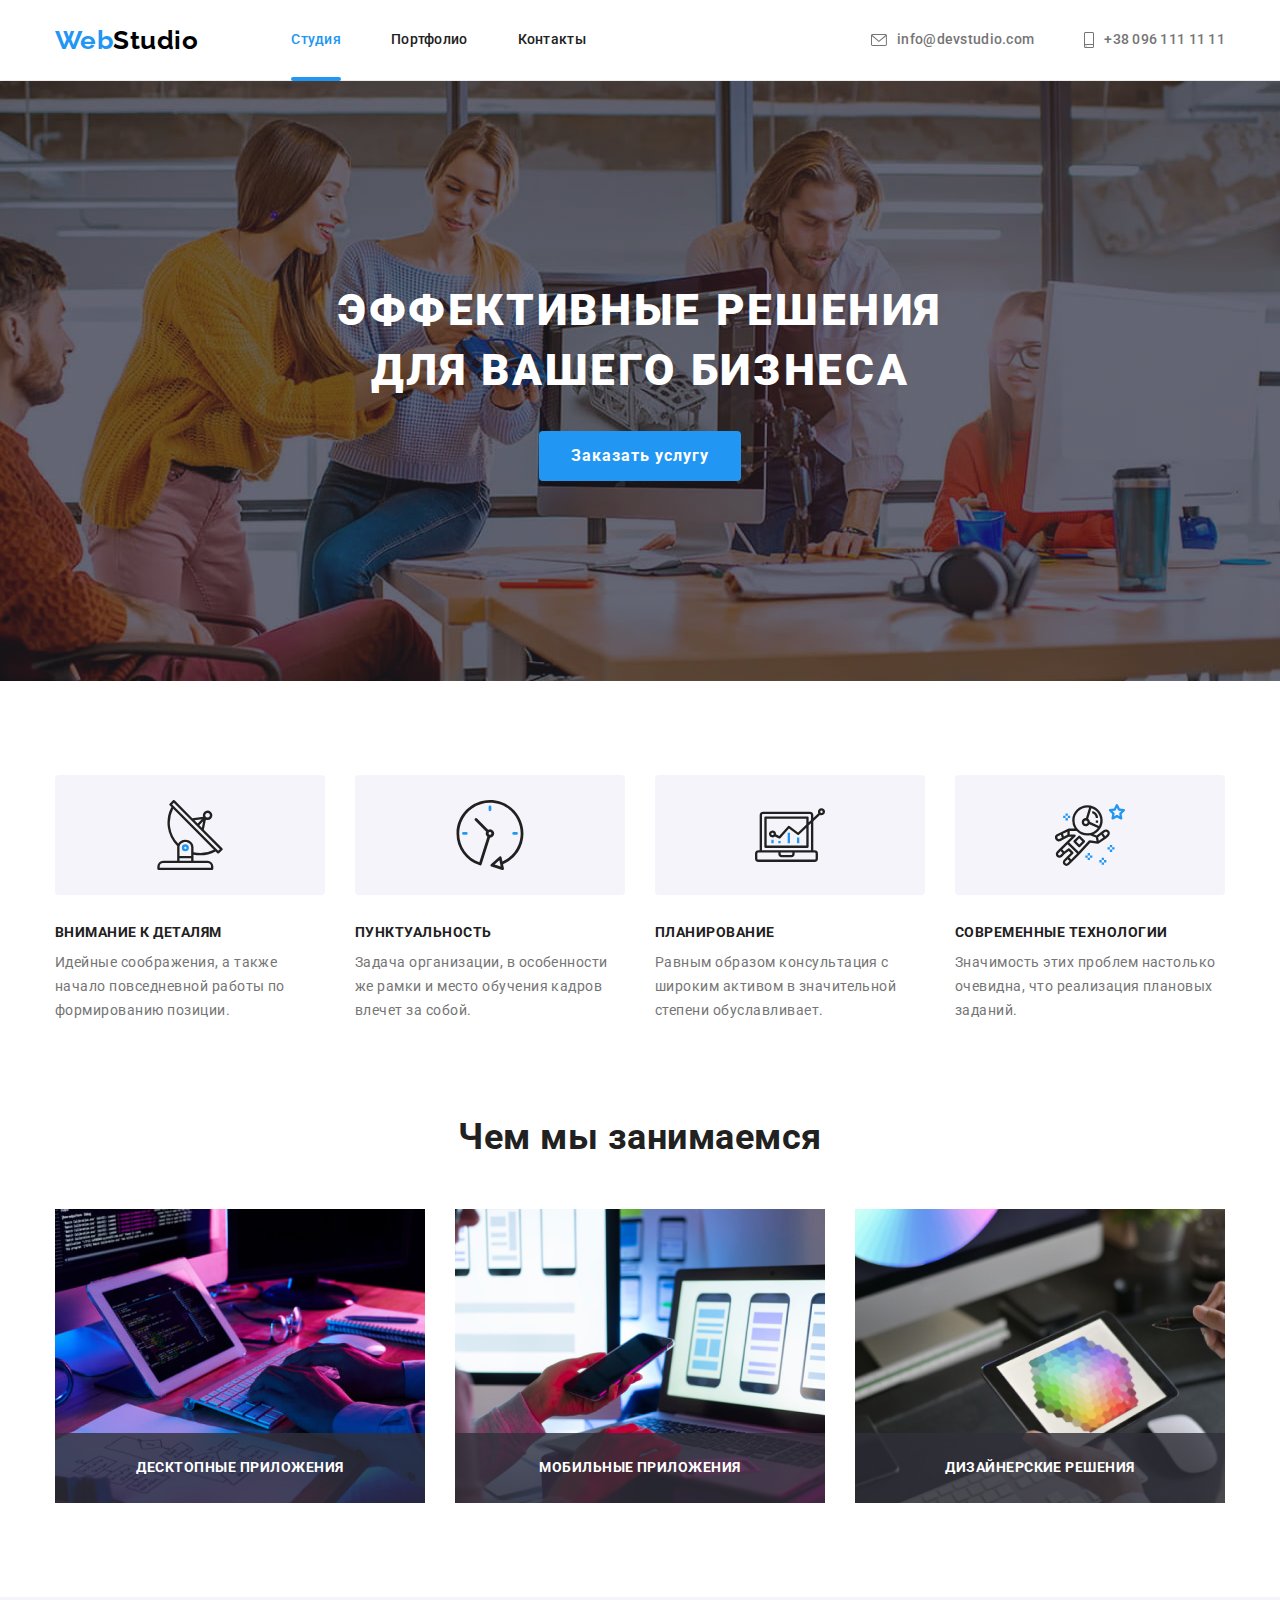
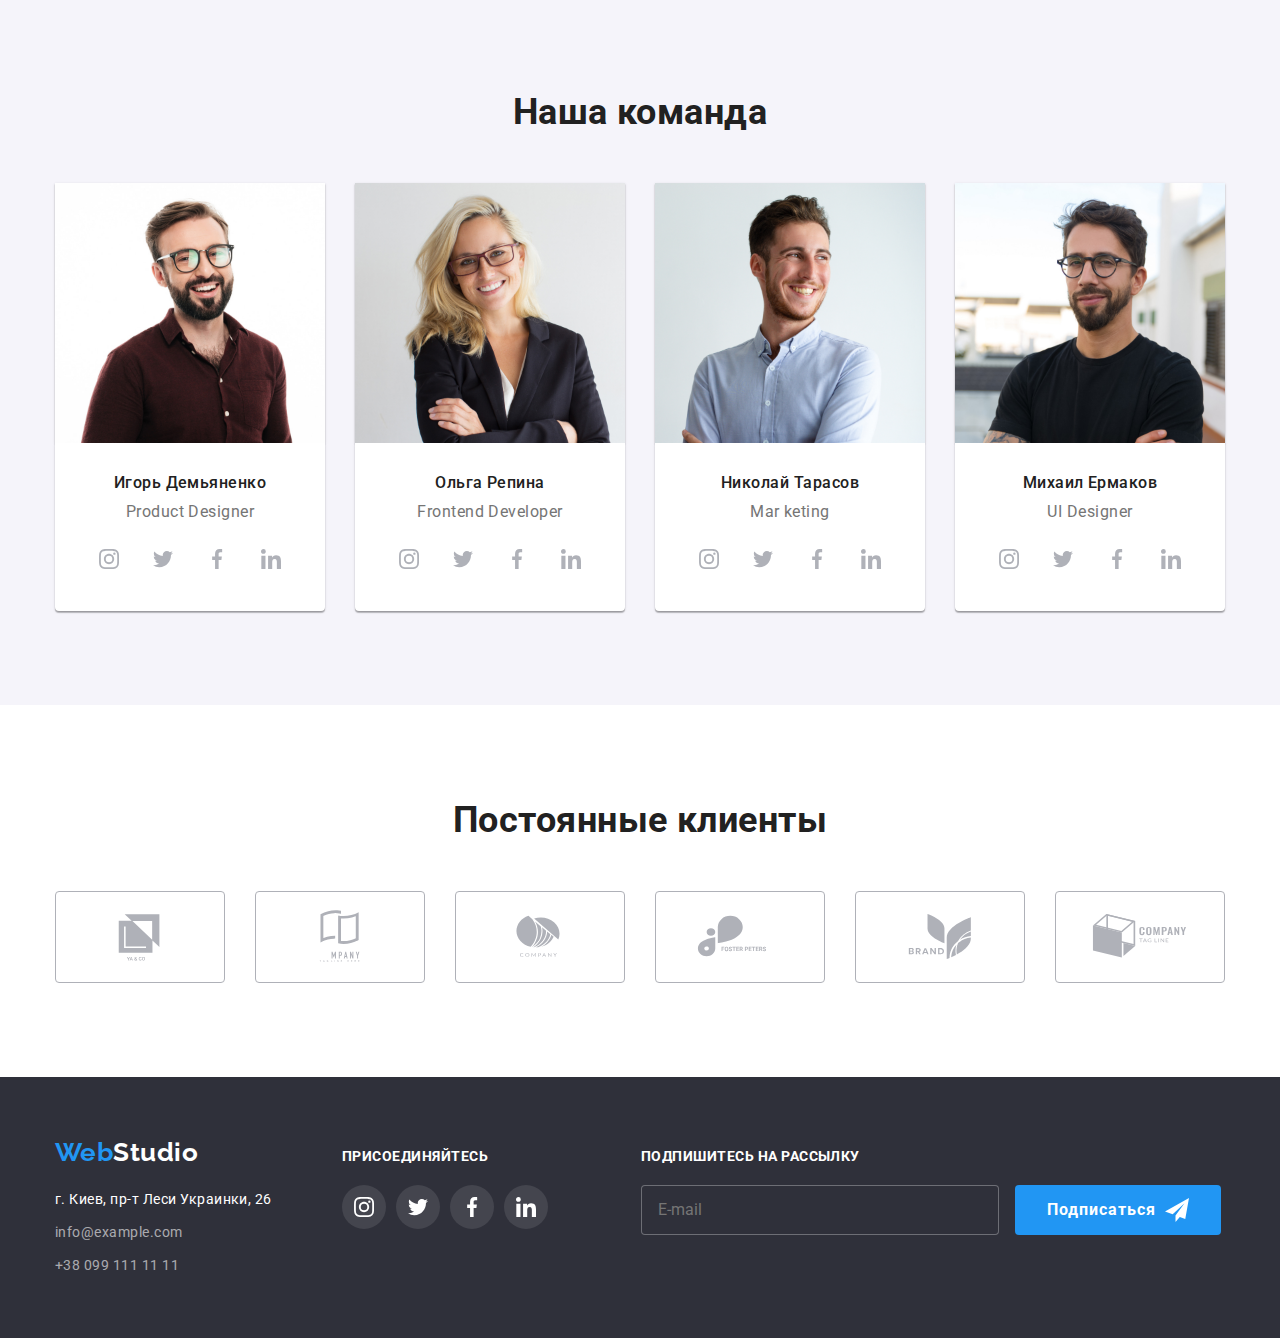
<file: index.html>
<!DOCTYPE html>
<html lang="ru">
  <head>
    <meta charset="UTF-8" />
    <meta http-equiv="X-UA-Compatible" content="IE=edge" />
    <meta name="viewport" content="width=device-width, initial-scale=1.0" />
    <title>Студия</title>
    <link rel="preconnect" href="https://fonts.googleapis.com" />
    <link rel="preconnect" href="https://fonts.gstatic.com" crossorigin />
    <link
      href="https://fonts.googleapis.com/css2?family=Raleway:wght@700&family=Roboto:wght@400;500;700;900&display=swap"
      rel="stylesheet"
    />
    <link
      rel="stylesheet"
      href="https://cdnjs.cloudflare.com/ajax/libs/modern-normalize/1.1.0/modern-normalize.min.css"
    />
    <link rel="stylesheet" href="./css/styles.css" />
  </head>
  <body>
    <!-- Шапка сайта -->

    <header class="header">
      <div class="container main-nav">
        <nav class="nav">
          <a class="logo" href="/" lang="en"> <span class="logo-web">Web</span>Studio</a>

          <ul class="site-nav">
            <li class="site-nav-item"><a href="" class="site-nav-link studio">Студия</a></li>
            <li class="site-nav-item">
              <a href="./portfolio.html" class="site-nav-link">Портфолио</a>
            </li>
            <li class="site-nav-item"><a href="" class="site-nav-link">Контакты</a></li>
          </ul>
        </nav>

        <ul class="auth-nav">
          <li class="auth-nav-item">
            <a class="auth-nav-link" href="mailto:info@devstudio.com" lang="en"
              ><svg class="icon-envelope"><use xlink:href="./images/symbol-defs.svg#icon-envelope"></use></svg>info@devstudio.com</a
            >
          </li>
          <li class="auth-nav-item">
            <a class="auth-nav-link" href="tel:+380961111111"><svg class="icon-smartphone"><use xlink:href="./images/symbol-defs.svg#icon-smartphone"></use></svg>+38 096 111 11 11</a>
          </li>
        </ul>
      </div>
    </header>

    <!-- Основной контент -->
    <main>
      <!-- Заказ услуги -->
      <section class="hero hero-img">
        <div class="container">
          <h1 class="hero-title">Эффективные решения для вашего бизнеса</h1>
          <button class="hero-button" type="button" data-modal-open>Заказать услугу</button>
        </div>
        <div class="backdrop is-hidden" data-modal>
          <div class="modal">
            <button class="modal-button" data-modal-close>
              <svg class="icon-close" width="18px" height="18px">
                <use xlink:href="./images/symbol-defs.svg#icon-close-black"></use>
              </svg>
            </button>

            <p class="modal-title">Оставьте свои данные, мы вам перезвоним</p>
            <form class="form" action="">
              <div class="form-block">
                <label for="name" class="form-label">Имя</label>
                <div class="form-box">
                  <input type="text" name="name" class="form-input" id="name" required> 
                  <svg width="18px" height="18px" class="form-svg">
                    <use xlink:href="./images/symbol-defs.svg#icon-person-black"></use>
                  </svg>
                </div>
              </div>
              <div class="form-block">
                <label for="phone" class="form-label">Телефон</label>
                <div class="form-box">
                  <input type="tel" name="phone" class="form-input" id="phone">
                  <svg width="18px" height="18px" class="form-svg">
                    <use xlink:href="./images/symbol-defs.svg#icon-phone-black"></use>
                  </svg>
                </div>
              </div>
              <div class="form-block">
                <label for="mail" class="form-label">Почта</label>
                <div class="form-box">
                  <input type="email" name="mail" class="form-input" id="mail" required> 
                  <svg width="18px" height="18px" class="form-svg">
                    <use xlink:href="./images/symbol-defs.svg#icon-email-black"></use>
                  </svg>
                </div>
              </div>
              <div class="form-block">
                <label for="comment" class="form-label">Комментарий</label>
                <textarea name="comment" id="comment" rows="10" placeholder="Введите текст" class="form-comment"></textarea>
              </div>
              <div class="form-checkbox">
                
                <label class="form-condition" >
                  <input class="checkbox" type="checkbox" name="condition" value="">
                  <span class="condition-icon">
                  </span>Соглашаюсь с рассылкой и принимаю &nbsp 
                  <a href="" class="condition-link">Условия договора</a>
                </label>
              </div>
              <button type="submit" class="form-button">Отправить</button>
            </form>
          </div>
        </div>
      </section>

      <!-- Особенности компании -->
      <section class="section">
        <div class="container">
          <h2 class="compani-title">Особенности компании</h2>
          <ul class="features">
            <li class="features-item">
              <div class="icon-block">
                <svg height="70px" width="70px">
                  <use xlink:href="./images/symbol-defs.svg#icon-antenna"></use>
                </svg>
              </div>
              <h3 class="features-title">Внимание к деталям</h3>
              <p class="features-text">
                Идейные соображения, а также начало повседневной работы по формированию позиции.
              </p>
            </li>
            <li class="features-item">
              <div class="icon-block">
                <svg width="70px" height="70px">
                  <use xlink:href="./images/symbol-defs.svg#icon-clock"></use>
                </svg>
              </div>
              <h3 class="features-title">Пунктуальность</h3>
              <p class="features-text">
                Задача организации, в особенности же рамки и место обучения кадров влечет за собой.
              </p>
            </li>
            <li class="features-item">
              <div class="icon-block">
                <svg width="70px" height="70px">
                  <use xlink:href="./images/symbol-defs.svg#icon-diagram"></use>
                </svg>
              </div>
              <h3 class="features-title">Планирование</h3>
              <p class="features-text">
                Равным образом консультация с широким активом в значительной степени обуславливает.
              </p>
            </li>
            <li class="features-item">
              <div class="icon-block">
                <svg width="70px" height="70px">
                  <use xlink:href="./images/symbol-defs.svg#icon-astronaut"></use>
                </svg>
              </div>
              <h3 class="features-title">Современные технологии</h3>
              <p class="features-text">
                Значимость этих проблем настолько очевидна, что реализация плановых заданий.
              </p>
            </li>
          </ul>
        </div>
      </section>

      <!-- Чем мы занимаемся -->
      <section class="section work-section">
        <div class="container">
          <h2 class="work-titles">Чем мы занимаемся</h2>
          <ul class="work-list">
            <li class="work-item">
              <img src="./images/img1.jpg" alt="Мужчина пишет код программы" width="370" />
              <h3 class="work-title">Десктопные приложения</h3>
            </li>
            <li class="work-item">
              <img
                src="./images/img2.jpg"
                alt="Женщина создает приложение на смартфон"
                width="370"
              />
              <h3 class="work-title">Мобильные приложения</h3>
            </li>
            <li class="work-item">
              <img
                src="./images/img3.jpg"
                alt="Человек занимается векторной графикой"
                width="370"
              />
              <h3 class="work-title">Дизайнерские решения</h3>
            </li>
          </ul>
        </div>
      </section>

      <!-- Наша команда -->
      <section class="command section">
        <div class="container">
          <h2 class="command-titles">Наша команда</h2>
          <ul class="command-list">
            <li class="command-item">
              <img
                class="comand-img"
                src="./images/photo1.jpg"
                width="270"
                alt="Улыбающийся молодой мужчина шатен в очках с бородой короб"
              />
              <div class="comand-meta">
                <h3 class="command-title">Игорь Демьяненко</h3>
                <p class="command-text" lang="en">Product Designer</p>
                <div class="icon">
                  <ul class="icon-list">
                    <li class="icon-item"><a class="icon-link" href=""><svg class="icon-svg" width="20px" height="20px"><use xlink:href="./images/symbol-defs.svg#icon-instagram"></use></svg></a></li>
                    <li class="icon-item"><a class="icon-link" href=""><svg class="icon-svg" width="20px" height="20px"><use xlink:href="./images/symbol-defs.svg#icon-twitter"></use></svg></a></li>
                    <li class="icon-item"><a class="icon-link" href=""><svg class="icon-svg" width="20px" height="20px"><use xlink:href="./images/symbol-defs.svg#icon-facebook"></use></svg></a></li>
                    <li class="icon-item"><a class="icon-link" href=""><svg class="icon-svg" width="20px" height="20px"><use xlink:href="./images/symbol-defs.svg#icon-linkedin"></use></svg></a></li>
                  </ul>
                </div>
              </div>
            </li>
            <li class="command-item">
              <img
                class="comand-img"
                src="./images/photo2.jpg"
                alt="Усыбающееся молодая женщина блондинка в очках"
                width="270"
              />
              <div class="comand-meta">
                <h3 class="command-title">Ольга Репина</h3>
                <p class="command-text" lang="en">Frontend Developer</p>
                <div class="icon">
                  <ul class="icon-list">
                    <li class="icon-item"><a class="icon-link" href=""><svg class="icon-svg width="20px" height="20px"><use xlink:href="./images/symbol-defs.svg#icon-instagram"></use></svg></a></li>
                    <li class="icon-item"><a class="icon-link" href=""><svg class="icon-svg width="20px" height="20px"><use xlink:href="./images/symbol-defs.svg#icon-twitter"></use></svg></a></li>
                    <li class="icon-item"><a class="icon-link" href=""><svg class="icon-svg width="20px" height="20px"><use xlink:href="./images/symbol-defs.svg#icon-facebook"></use></svg></a></li>
                    <li class="icon-item"><a class="icon-link" href=""><svg class="icon-svg width="20px" height="20px"><use xlink:href="./images/symbol-defs.svg#icon-linkedin"></use></svg></a></li>
                  </ul>
                </div>
              </div>
            </li>
            <li class="command-item">
              <img
                class="comand-img"
                src="./images/photo3.jpg"
                alt="Улыбающийся молодой мужчина шатен с легкой небритостью"
                width="270"
              />
              <div class="comand-meta">
                <h3 class="command-title">Николай Тарасов</h3>
                <p class="command-text" lang="en">Mar keting</p>
                <div class="icon">
                  <ul class="icon-list">
                    <li class="icon-item"><a class="icon-link" href=""><svg class="icon-svg width="20px" height="20px"><use xlink:href="./images/symbol-defs.svg#icon-instagram"></use></svg></a></li>
                    <li class="icon-item"><a class="icon-link" href=""><svg class="icon-svg width="20px" height="20px"><use xlink:href="./images/symbol-defs.svg#icon-twitter"></use></svg></a></li>
                    <li class="icon-item"><a class="icon-link" href=""><svg class="icon-svg width="20px" height="20px"><use xlink:href="./images/symbol-defs.svg#icon-facebook"></use></svg></a></li>
                    <li class="icon-item"><a class="icon-link" href=""><svg class="icon-svg width="20px" height="20px"><use xlink:href="./images/symbol-defs.svg#icon-linkedin"></use></svg></a></li>
                  </ul>
                </div>
              </div>
            </li>
            <li class="command-item">
              <img
                class="comand-img"
                src="./images/photo4.jpg"
                alt="Улыбающийся молодой мужчина брюнет с лёгкой небритостью"
                width="270"
              />
              <div class="comand-meta">
                <h3 class="command-title">Михаил Ермаков</h3>
                <p class="command-text" lang="en">UI Designer</p>
                <div class="icon">
                  <ul class="icon-list">
                    <li class="icon-item"><a class="icon-link" href=""><svg class="icon-svg width="20px" height="20px"><use xlink:href="./images/symbol-defs.svg#icon-instagram"></use></svg></a></li>
                    <li class="icon-item"><a class="icon-link" href=""><svg class="icon-svg width="20px" height="20px"><use xlink:href="./images/symbol-defs.svg#icon-twitter"></use></svg></a></li>
                    <li class="icon-item"><a class="icon-link" href=""><svg class="icon-svg width="20px" height="20px"><use xlink:href="./images/symbol-defs.svg#icon-facebook"></use></svg></a></li>
                    <li class="icon-item"><a class="icon-link" href=""><svg class="icon-svg width="20px" height="20px"><use xlink:href="./images/symbol-defs.svg#icon-linkedin"></use></svg></a></li>
                  </ul>
                </div>
              </div>
            </li>
          </ul>
        </div>
      </section>
      <section class="clients section">
        <div class="container">
          <h2 class="clients-titles">Постоянные клиенты</h2>
          <div class="client">
            <ul class="client-list">
            <li class="client-item">
              <a class="client-link" href=""><svg  class="client-icon" width="106px" height="60px"><use href="./images/symbol-defs.svg#icon-Logo"></use></svg>
              </a>
            </li>
            <li class="client-item">
              <a class="client-link" href=""><svg  class="client-icon" width="106px" height="60px"><use href="./images/symbol-defs.svg#icon-Logo2"></use></svg>
              </a>
            </li>
            <li class="client-item">
              <a class="client-link" href=""><svg  class="client-icon" width="106px" height="60px"><use href="./images/symbol-defs.svg#icon-Logo3"></use></svg>
              </a>
            </li>
            <li class="client-item">
              <a class="client-link" href=""><svg  class="client-icon" width="106px" height="60px"><use href="./images/symbol-defs.svg#icon-Logo4"></use></svg>
              </a>
            </li>
            <li class="client-item">
              <a class="client-link" href=""><svg  class="client-icon" width="106px" height="60px"><use href="./images/symbol-defs.svg#icon-Logo5"></use></svg>
              </a>
            </li>
            <li class="client-item">
              <a class="client-link" href=""><svg  class="client-icon" width="106px" height="60px"><use href="./images/symbol-defs.svg#icon-Logo6"></use></svg>
              </a>
            </li>
          </ul>
          </div>
        </div>
      </section>

    </main>

    <!-- Футер -->
    <footer class="footer">
      <div class="container footer-cont">
        <div class="address-block">
          <a class="footer-logo" href="/" lang="en"><span class="logo-web">Web</span>Studio</a>
        <address class="address">
          <ul class="address-list">
            <li class="address-item">
              <a
                class="address-lists"
                href="https://www.google.com/maps/place/%D0%B1%D1%83%D0%BB.+%D0%9B%D0%B5%D1%81%D0%B8+%D0%A3%D0%BA%D1%80%D0%B0%D0%B8%D0%BD%D0%BA%D0%B8,+26,+%D0%9A%D0%B8%D0%B5%D0%B2,+02000"
                >г. Киев, пр-т Леси Украинки, 26</a
              >
            </li>
            <li class="address-item">
              <a class="address-link" href="mailto:info@example.com" lang="en">info@example.com</a>
            </li>
            <li class="address-item">
              <a class="address-link" href="tel:+380991111111">+38 099 111 11 11</a>
            </li>
          </ul>
        </address>
        </div>
        <div class="connect-block">
        <h3 class="connect-titles">присоединяйтесь</h3>
        <ul class="connect-list">
          <li class="connect-item"><a class="connect-link" href=""><svg class="connect-svg width="20px" height="20px"><use xlink:href="./images/symbol-defs.svg#icon-instagram"></use></svg></a></li>
          <li class="connect-item"><a class="connect-link" href=""><svg class="connect-svg width="20px" height="20px"><use xlink:href="./images/symbol-defs.svg#icon-twitter"></use></svg></a></li>
          <li class="connect-item"><a class="connect-link" href=""><svg class="connect-svg width="20px" height="20px"><use xlink:href="./images/symbol-defs.svg#icon-facebook"></use></svg></a></li>
          <li class="connect-item"><a class="connect-link" href=""><svg class="connect-svg width="20px" height="20px"><use xlink:href="./images/symbol-defs.svg#icon-linkedin"></use></svg></a></li>
        </ul>
      </div>
      <div class="subscription">
        
        <h3 class="subscription-titles">Подпишитесь на рассылку</h3>
        <form action="">
          <label class="subscription-label" for="mail"></label>
        <input class="subscription-input" type="email" name="mail" id="mail" placeholder="E-mail" required>
          <button type="submit" class="subscription-button">Подписаться
            <svg class="subscription-send" width="24px" height="24px">
          <use xlink:href="./images/symbol-defs.svg#icon-icon-send"></use>
        </svg>
          </button>
        </form>
        
      </div>
      </div>
      
    </footer>

   
    <script src="./js/modal.js"></script>
  </body>
</html>
</file>
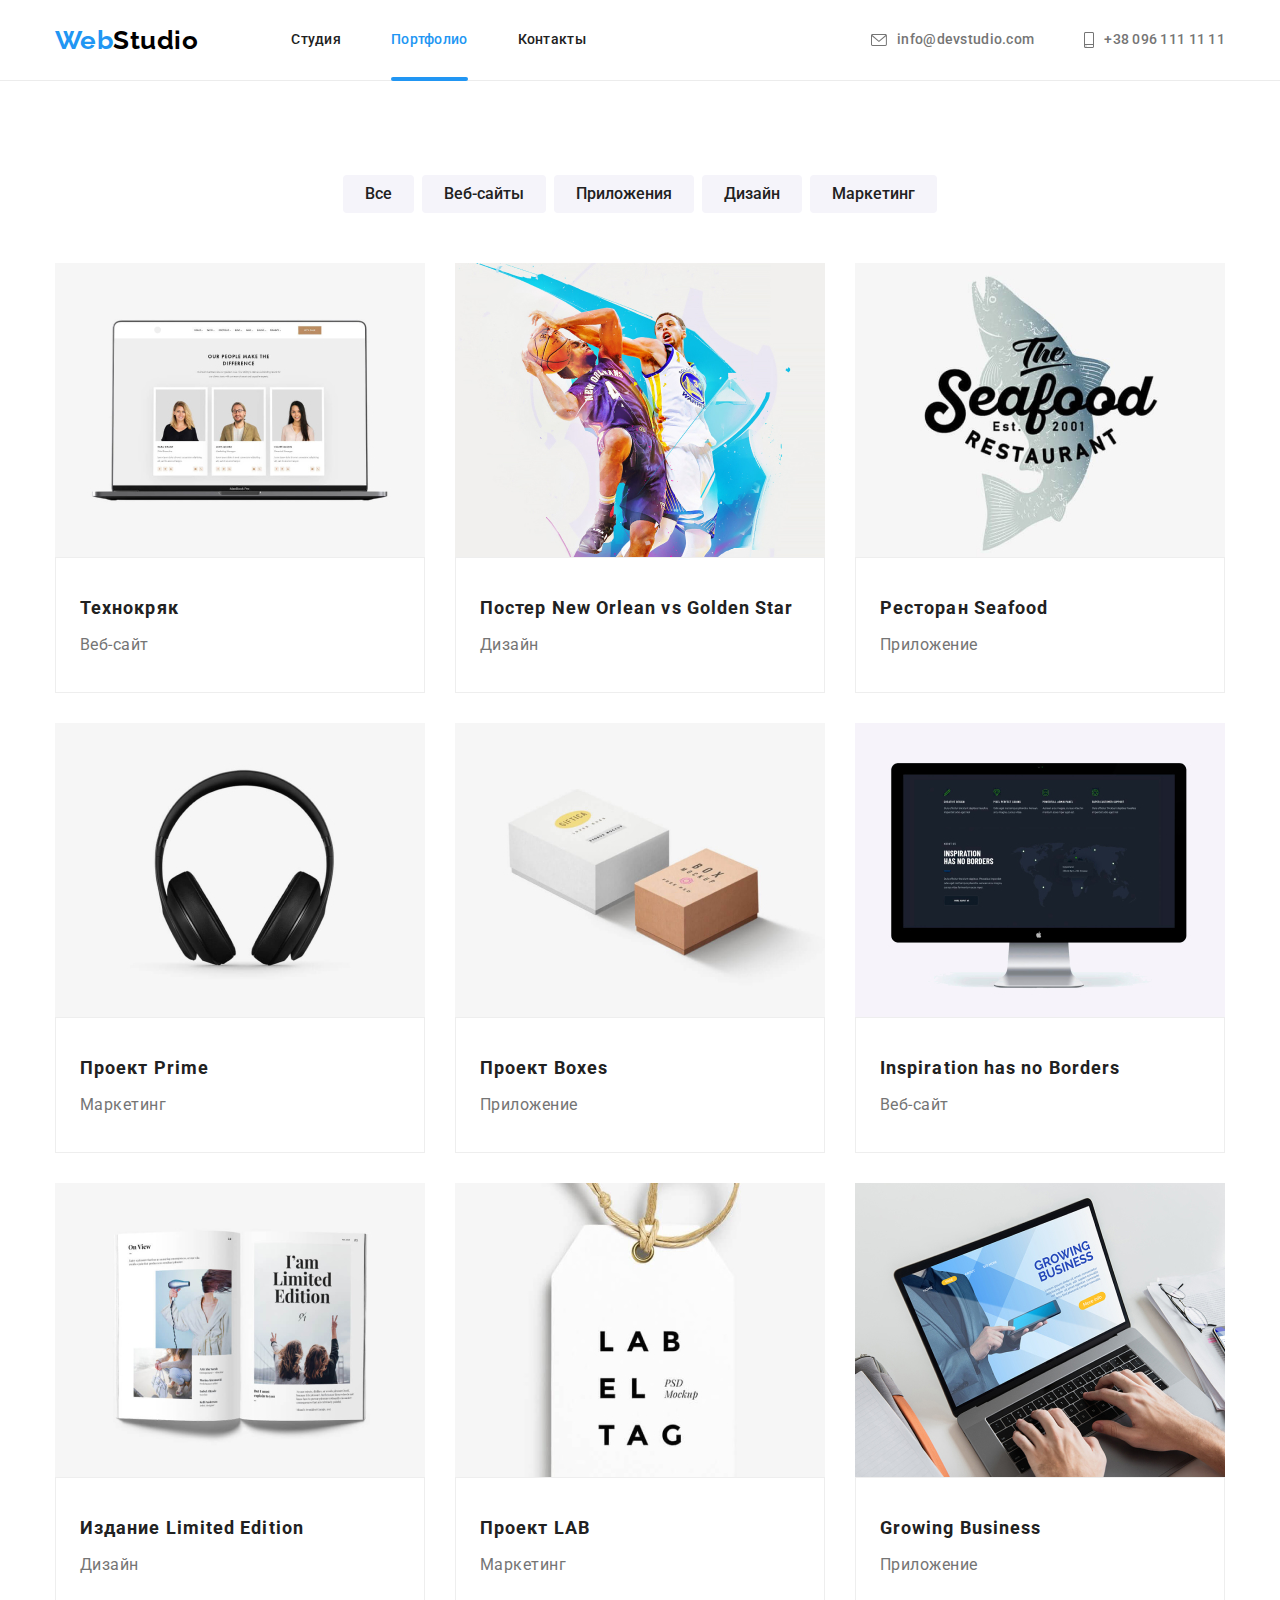
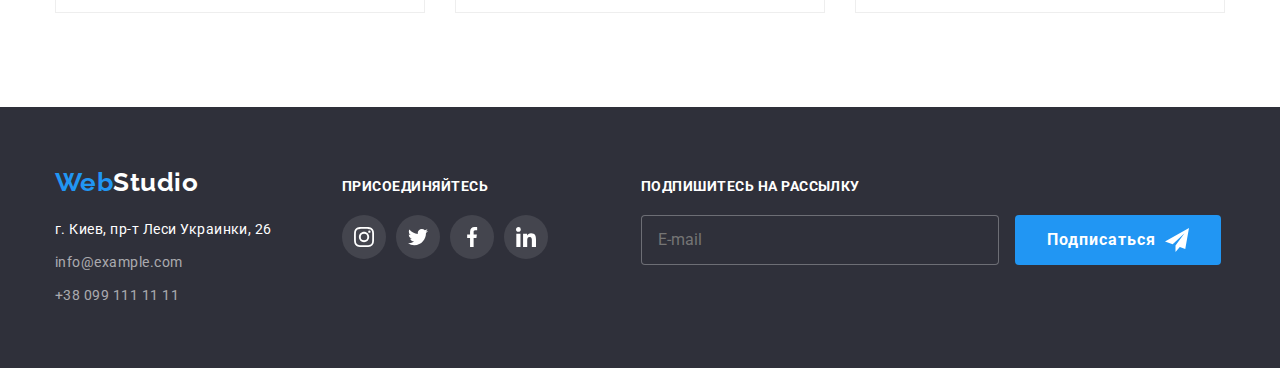
<file: portfolio.html>
<!DOCTYPE html>
<html lang="ru">
  <head>
    <meta charset="UTF-8" />
    <meta http-equiv="X-UA-Compatible" content="IE=edge" />
    <meta name="viewport" content="width=device-width, initial-scale=1.0" />
    <title>Портфолио</title>
    <link rel="preconnect" href="https://fonts.googleapis.com" />
    <link rel="preconnect" href="https://fonts.gstatic.com" crossorigin />
    <link
      href="https://fonts.googleapis.com/css2?family=Raleway:wght@700&family=Roboto:wght@400;500;700;900&display=swap"
      rel="stylesheet"
    />
    <link
      rel="stylesheet"
      href="https://cdnjs.cloudflare.com/ajax/libs/modern-normalize/1.1.0/modern-normalize.min.css"
    />
    <link rel="stylesheet" href="./css/styles.css" />
  </head>
  <body>
    <!-- Шапка -->
    <header class="header">
      <div class="container main-nav">
        <nav class="nav">
          <a class="logo" href="./index.html" lang="en"> <span class="logo-web">Web</span>Studio</a>

          <ul class="site-nav">
            <li class="site-nav-item"><a href="./index.html" class="site-nav-link">Студия</a></li>
            <li class="site-nav-item">
              <a href="./portfolio.html" class="site-nav-link portfolio">Портфолио</a>
            </li>
            <li class="site-nav-item"><a href="" class="site-nav-link">Контакты</a></li>
          </ul>
        </nav>

        <ul class="auth-nav">
          <li class="auth-nav-item">
            <a class="auth-nav-link" href="mailto:info@devstudio.com" lang="en"
              ><svg class="icon-envelope"><use xlink:href="./images/symbol-defs.svg#icon-envelope"></use></svg>info@devstudio.com</a
            >
          </li>
          <li class="auth-nav-item">
            <a class="auth-nav-link" href="tel:+380961111111"><svg class="icon-smartphone"><use xlink:href="./images/symbol-defs.svg#icon-smartphone"></use></svg>+38 096 111 11 11</a>
          </li>
        </ul>
      </div>
    </header>

    <!-- Основной контент -->
    <main>
      <section class="section">
        <div class="container">
          <h1 class="portfolio-name">Портфолио</h1>

          <!-- Фильтр -->
          <ul class="filter">
            <li class="filter-item"><button class="filter-button" type="button">Все</button></li>
            <li class="filter-item">
              <button class="filter-button" type="button">Веб-сайты</button>
            </li>
            <li class="filter-item">
              <button class="filter-button" type="button">Приложения</button>
            </li>
            <li class="filter-item"><button class="filter-button" type="button">Дизайн</button></li>
            <li class="filter-item">
              <button class="filter-button" type="button">Маркетинг</button>
            </li>
          </ul>

          <!-- Контент фильтра -->
          <ul class="gallery">
            <li class="gallery-item">
              <a class="gallery-lists" href="">
                <div class="gallery-thumb">
                  <img src="./images/portfolio1.jpg" alt="Три карточки с фото" width="370" />
                  <div class="gallery-block">
                    <p class="text">Технокряк это современная площадка распространения коронавируса. Компании используют эту платформу для цифрового шпионажа и атак на защищённые сервера конкурентов.</p>
                  </div>
                </div>
                <div class="gallery-sign">
                  <h2 class="gallery-title">Технокряк</h2>
                  <p class="gallery-text">Веб-сайт</p>
                </div>
                
              </a>
            </li>
            <li class="gallery-item">
              <a class="gallery-lists" href="">
                <div class="gallery-thumb">
                   <img src="./images/portfolio2.jpg" alt="Два баскетболиста в прыжке" width="370" />
                   <div class="gallery-block">
                    <p class="text">Технокряк это современная площадка распространения коронавируса. Компании используют эту платформу для цифрового шпионажа и атак на защищённые сервера конкурентов.</p>
                  </div>
                  </div>
                <div class="gallery-sign">
                  <h2 class="gallery-title">Постер New Orlean vs Golden Star</h2>
                  <p class="gallery-text">Дизайн</p>
                </div>
              </a>
            </li>
            <li class="gallery-item">
              <a class="gallery-lists" href="">
                <div class="gallery-thumb">
                  <img src="./images/portfolio3.jpg" alt="Логотип ресторана Seafood" width="370" />
                  <div class="gallery-block">
                    <p class="text">Технокряк это современная площадка распространения коронавируса. Компании используют эту платформу для цифрового шпионажа и атак на защищённые сервера конкурентов.</p>
                  </div>
                </div>
                <div class="gallery-sign">
                  <h2 class="gallery-title">Ресторан Seafood</h2>
                  <p class="gallery-text">Приложение</p>
                </div>
              </a>
            </li>
            <li class="gallery-item">
              <a class="gallery-lists" href="">
                <div class="gallery-thumb">
                  <img src="./images/portfolio4.jpg" alt="Черные наушники" width="370" />
                  <div class="gallery-block">
                    <p class="text">Технокряк это современная площадка распространения коронавируса. Компании используют эту платформу для цифрового шпионажа и атак на защищённые сервера конкурентов.</p>
                  </div>
                </div>
                <div class="gallery-sign">
                  <h2 class="gallery-title">Проект Prime</h2>
                  <p class="gallery-text">Маркетинг</p>
                </div>
              </a>
            </li>
            <li class="gallery-item">
              <a class="gallery-lists" href="">
                <div class="gallery-thumb">
                  <img src="./images/portfolio5.jpg" alt="Две коробки" width="370" />
                  <div class="gallery-block">
                    <p class="text">Технокряк это современная площадка распространения коронавируса. Компании используют эту платформу для цифрового шпионажа и атак на защищённые сервера конкурентов.</p>
                  </div>
                </div>
                <div class="gallery-sign">
                  <h2 class="gallery-title">Проект Boxes</h2>
                  <p class="gallery-text">Приложение</p>
                </div>
              </a>
            </li>
            <li class="gallery-item">
              <a class="gallery-lists" href="">
                <div class="gallery-thumb">
                   <img src="./images/portfolio6.jpg" alt="Монитор" width="370" />
                   <div class="gallery-block">
                    <p class="text">Технокряк это современная площадка распространения коронавируса. Компании используют эту платформу для цифрового шпионажа и атак на защищённые сервера конкурентов.</p>
                  </div>
                </div>
                <div class="gallery-sign">
                  <h2 class="gallery-title">Inspiration has no Borders</h2>
                  <p class="gallery-text">Веб-сайт</p>
                </div>
              </a>
            </li>
            <li class="gallery-item">
              <a class="gallery-lists" href="">
                <div class="gallery-thumb">
                  <img src="./images/portfolio7.jpg" alt="Открытая книга" width="370" />
                  <div class="gallery-block">
                    <p class="text">Технокряк это современная площадка распространения коронавируса. Компании используют эту платформу для цифрового шпионажа и атак на защищённые сервера конкурентов.</p>
                  </div>
                </div>
                <div class="gallery-sign">
                  <h2 class="gallery-title">Издание Limited Edition</h2>
                  <p class="gallery-text">Дизайн</p>
                </div>
              </a>
            </li>
            <li class="gallery-item">
              <a class="gallery-lists" href="">
                <div class="gallery-thumb">
                  <img src="./images/portfolio8.jpg" alt="Бирка с надписью" width="370" />
                  <div class="gallery-block">
                    <p class="text">Технокряк это современная площадка распространения коронавируса. Компании используют эту платформу для цифрового шпионажа и атак на защищённые сервера конкурентов.</p>
                  </div>
                </div>
                <div class="gallery-sign">
                  <h2 class="gallery-title">Проект LAB</h2>
                  <p class="gallery-text">Маркетинг</p>
                </div>
              </a>
            </li>
            <li class="gallery-item">
              <a class="gallery-lists" href="">
                <div class="gallery-thumb">
                  <img src="./images/portfolio9.jpg" alt="Человек печатает на ноутбуке" width="370" />
                  <div class="gallery-block">
                    <p class="text">Технокряк это современная площадка распространения коронавируса. Компании используют эту платформу для цифрового шпионажа и атак на защищённые сервера конкурентов.</p>
                  </div>
                </div>
                <div class="gallery-sign">
                  <h2 class="gallery-title">Growing Business</h2>
                  <p class="gallery-text">Приложение</p>
                </div>
              </a>
            </li>
          </ul>
        </div>
      </section>
    </main>

    <!-- Футер -->
    <footer class="footer">
      <div class="container footer-cont">
        <div class="address-block">
          <a class="footer-logo" href="/" lang="en"><span class="logo-web">Web</span>Studio</a>
        <address class="address">
          <ul class="address-list">
            <li class="address-item">
              <a
                class="address-lists"
                href="https://www.google.com/maps/place/%D0%B1%D1%83%D0%BB.+%D0%9B%D0%B5%D1%81%D0%B8+%D0%A3%D0%BA%D1%80%D0%B0%D0%B8%D0%BD%D0%BA%D0%B8,+26,+%D0%9A%D0%B8%D0%B5%D0%B2,+02000"
                >г. Киев, пр-т Леси Украинки, 26</a
              >
            </li>
            <li class="address-item">
              <a class="address-link" href="mailto:info@example.com" lang="en">info@example.com</a>
            </li>
            <li class="address-item">
              <a class="address-link" href="tel:+380991111111">+38 099 111 11 11</a>
            </li>
          </ul>
        </address>
        </div>
        <div class="connect-block">
        <h3 class="connect-titles">присоединяйтесь</h3>
        <ul class="connect-list">
          <li class="connect-item"><a class="connect-link" href=""><svg class="connect-svg width="20px" height="20px"><use xlink:href="./images/symbol-defs.svg#icon-instagram"></use></svg></a></li>
          <li class="connect-item"><a class="connect-link" href=""><svg class="connect-svg width="20px" height="20px"><use xlink:href="./images/symbol-defs.svg#icon-twitter"></use></svg></a></li>
          <li class="connect-item"><a class="connect-link" href=""><svg class="connect-svg width="20px" height="20px"><use xlink:href="./images/symbol-defs.svg#icon-facebook"></use></svg></a></li>
          <li class="connect-item"><a class="connect-link" href=""><svg class="connect-svg width="20px" height="20px"><use xlink:href="./images/symbol-defs.svg#icon-linkedin"></use></svg></a></li>
        </ul>
      </div>
      <div class="subscription">
        
        <h3 class="subscription-titles">Подпишитесь на рассылку</h3>
        <form action="">
          <label class="subscription-label" for="mail"></label>
        <input class="subscription-input" type="text" name="mail" placeholder="E-mail">
          <button type="submit" class="subscription-button">Подписаться
            <svg class="subscription-send" width="24px" height="24px">
          <use xlink:href="./images/symbol-defs.svg#icon-icon-send"></use>
        </svg>
          </button>
        </form>
        
      </div>
      </div>
      
    </footer>
     <script src="./js/modal.js"></script>
  </body>
</html>
</file>
<file: css/styles.css>
:root {
  --primary-text-color: #212121;
  --title-text-color: #757575;
  --accent-color: #2196f3;
  --hover-hero-button-color: #058cf7;

  --primary-font: Roboto, sans-serif;
  --secondary-font: Raleway, sans-serif;
  --icon-color: #afb1b8;
}

body {
  background-color: #ffffff;
  color: var(--title-text-color);
  font-family: var(--primary-font), sans-serif;
  letter-spacing: 0.03em;
}

h1,
h2,
h3,
p {
  margin: 0;
}

ul {
  margin: 0;
  padding: 0;
  list-style: none;
}

img {
  display: block;
  max-width: 100%;
  height: auto;
}

.container {
  width: 1200px;
  margin-left: auto;
  margin-right: auto;
  padding-left: 15px;
  padding-right: 15px;
}

.section {
  padding-top: 94px;
  padding-bottom: 94px;
}

/* --------------------------Шапка----------------------------- */

.header {
  background-color: #ffffff;
  border-bottom: 1px solid #ececec;
}

.main-nav {
  display: flex;
  align-items: center;
}

.nav {
  display: flex;
  align-items: center;
}

.logo {
  color: #000000;

  font-family: var(--secondary-font), sans-serif;
  font-weight: 700;
  font-size: 26px;
  line-height: 1.19;
  text-decoration: none;
}

.logo-web {
  color: var(--accent-color);
}

.site-nav {
  display: flex;
  margin-left: 93px;
}

.site-nav-item + .site-nav-item {
  margin-left: 50px;
}

.site-nav-link {
  position: relative;
  transition: color 250ms cubic-bezier(0.4, 0, 0.2, 1);

  display: block;
  padding-top: 32px;
  padding-bottom: 32px;

  color: var(--primary-text-color);

  font-weight: 500;
  font-size: 14px;
  line-height: 1.14;
  letter-spacing: 0.02em;
  text-decoration: none;
}

.studio,
.portfolio {
  color: var(--accent-color);
}

.studio::after,
.portfolio::after {
  content: '';
  position: absolute;
  bottom: -1px;
  left: 0;
  width: 100%;
  height: 4px;
  border-radius: 2px;

  background-color: var(--accent-color);
}

.site-nav-link:hover,
.site-nav-link:focus,
.auth-nav-link:hover,
.auth-nav-link:focus,
.address-link:hover,
.address-link:focus,
.address-list:hover,
.address-list:focus {
  color: var(--accent-color);
}

.auth-nav {
  display: flex;
  margin-left: auto;
}

.auth-nav-item + .auth-nav-item {
  margin-left: 50px;
}

.auth-nav-link {
  transition: color 250ms cubic-bezier(0.4, 0, 0.2, 1);

  display: flex;
  align-items: center;

  color: var(--title-text-color);

  font-weight: 500;
  font-size: 14px;
  line-height: 1.14;
  letter-spacing: 0.02em;
  text-decoration: none;
}

.icon-envelope {
  transition: fill 250ms cubic-bezier(0.4, 0, 0.2, 1);

  margin-right: 10px;
  width: 16px;
  height: 12px;
  justify-content: center;
  align-items: center;
  fill: #757575;
}

.auth-nav-link:hover .icon-envelope,
.auth-nav-link:focus .icon-envelope,
.auth-nav-link:hover .icon-smartphone,
.auth-nav-link:focus .icon-smartphone {
  fill: var(--accent-color);
}

.icon-smartphone {
  transition: fill 250ms cubic-bezier(0.4, 0, 0.2, 1);

  margin-right: 10px;
  width: 10px;
  height: 16px;

  fill: #757575;
}

/* ---------------------Заказ услуги---------------------------  */

.hero {
  padding: 200px 0;
  max-width: 1600px;
  margin-left: auto;
  margin-right: auto;

  background-color: #2f303a;
  background-image: linear-gradient(to right, rgba(47, 48, 58, 0.4), rgba(47, 48, 58, 0.4)),
    url('../images/hero.jpg');
  background-repeat: no-repeat;
  background-position: center;
  background-size: cover;

  text-align: center;
}

.hero-button {
  transition: background-color 250ms cubic-bezier(0.4, 0, 0.2, 1);

  border-radius: 4px;
  padding: 10px 32px;
  display: inline-block;
  min-width: 200px;
  border: none;

  background-color: var(--accent-color);
  color: #ffffff;

  font-weight: 700;
  font-size: 16px;
  line-height: 1.88;
  align-items: center;
  letter-spacing: 0.06em;
  cursor: pointer;
}
.hero-button:hover,
.hero-button:focus {
  background-color: var(--hover-hero-button-color);
}

.hero-title {
  margin-bottom: 30px;
  width: 696px;
  margin-left: auto;
  margin-right: auto;

  color: #ffffff;

  font-weight: 900;
  font-size: 44px;
  line-height: 1.36;
  letter-spacing: 0.06em;
  text-transform: uppercase;
}

/* -------Модальное окно------------ */

.backdrop {
  position: fixed;
  left: 0;
  top: 0;
  width: 100%;
  height: 100%;
  transition: opacity 350ms cubic-bezier(0.4, 0, 0.2, 1);

  z-index: 10;

  background-color: rgba(0, 0, 0, 0.2);
}

.backdrop.is-hidden {
  opacity: 0;
  pointer-events: none;
  visibility: inherit;
}

.modal {
  position: absolute;
  top: 50%;
  left: 50%;
  transform: translate(-50%, -50%);

  min-width: 528px;
  min-height: 581px;
  border-radius: 4px;
  padding: 40px;

  box-shadow: 0px 1px 3px rgba(0, 0, 0, 0.12), 0px 1px 1px rgba(0, 0, 0, 0.14),
    0px 2px 1px rgba(0, 0, 0, 0.2);
  background-color: #fff;
}

.modal-button {
  position: absolute;
  top: 8px;
  right: 8px;
  transition: fill 350ms cubic-bezier(0.4, 0, 0.2, 1);

  display: flex;
  width: 30px;
  height: 30px;
  border-radius: 50%;
  border: 1px solid var(--icon-color);
  align-items: center;
  justify-content: center;

  background-color: #fff;

  cursor: pointer;
}

.modal-button:hover,
.modal-button:focus {
  fill: var(--accent-color);
}

.modal-title {
  font-weight: 700;
  font-size: 20px;
  line-height: 1.15;
  text-align: center;

  color: var(--primary-text-color);

  margin-bottom: 12px;
}

.form-block {
  display: flex;
  flex-direction: column;
  margin-bottom: 10px;
}

.form-label {
  display: inline-flex;
  margin-bottom: 4px;

  color: #757575;

  font-size: 12px;
  line-height: 1.17;
  letter-spacing: 0.01em;
}

.form-box {
  position: relative;
}

.form-input {
  transition: border 250ms cubic-bezier(0.4, 0, 0.2, 1);

  padding-right: 10px;
  padding-left: 42px;
  width: 100%;
  height: 40px;

  border: 1px solid rgba(33, 33, 33, 0.2);
  border-radius: 4px;
  outline: none;
}

.form-input:focus,
.form-comment:focus {
  border: 1px solid var(--accent-color);
}

.form-input:focus + .form-svg {
  fill: var(--accent-color);
}

.form-svg {
  position: absolute;
  transition: fill 250ms cubic-bezier(0.4, 0, 0.2, 1);
  left: 12px;
  top: 50%;
  transform: translateY(-50%);
}

.form-button {
  transition: background-color 250ms cubic-bezier(0.4, 0, 0.2, 1);

  border-radius: 4px;
  padding: 10px 32px;
  display: inline-block;
  min-width: 200px;
  border: none;

  background-color: var(--accent-color);
  color: #ffffff;

  font-weight: 700;
  font-size: 16px;
  line-height: 1.88;
  align-items: center;
  letter-spacing: 0.06em;
  cursor: pointer;
}

.form-button:hover,
.form-button:focus {
  background-color: var(--hover-hero-button-color);
}

.form-comment {
  resize: none;
  transition: border 250ms cubic-bezier(0.4, 0, 0.2, 1);

  height: 120px;
  padding: 12px 16px;

  border: 1px solid rgba(33, 33, 33, 0.2);
  border-radius: 4px;
  outline: none;
}

.form-comment::placeholder {
  font-size: 14px;
  line-height: 1.14;
  letter-spacing: 0.01em;

  color: rgba(117, 117, 117, 0.5);
}

.form-checkbox {
  display: flex;
  align-items: center;
  justify-content: center;
  margin-bottom: 30px;
  margin-top: 20px;
}

.form-checkbox input {
  margin-right: 7px;
}

.form-condition {
  display: flex;
  align-items: center;
  position: relative;

  font-size: 14px;
  line-height: 1.71;
}

.form-condition input {
  appearance: none;
}

.condition-link {
  letter-spacing: 0.03em;

  color: var(--accent-color);
}

.condition-icon {
  display: inline-block;

  border: 1px solid var(--primary-text-color);
  border-radius: 4px;
  width: 16px;
  height: 15px;
  margin-right: 8px;
  transition: background-color 250ms cubic-bezier(0.4, 0, 0.2, 1);
}

.checkbox:checked + .condition-icon {
  background-color: var(--accent-color);
  border-color: var(--accent-color);
  background-image: url(../images/icon-check.svg);
  background-size: cover;
  background-origin: border-box;
}
/* ------------------------Особенности компании------------------------ */

.compani-title {
  position: absolute;
  clip: rect(0 0 0 0);
  width: 1px;
  height: 1px;
  margin: -1px;
}

.features {
  display: flex;
}

.features-item {
  width: 270px;
  margin-right: 30px;
  justify-content: center;
}

.features-item:last-child {
  margin-right: 0px;
}

.icon-block {
  width: 270px;
  height: 120px;
  border-radius: 4px;
  margin-right: 30px;
  margin-bottom: 30px;
  display: flex;
  justify-content: center;
  align-items: center;

  background-color: #f5f4fa;
}

.features-title {
  margin-bottom: 10px;

  color: var(--primary-text-color);

  font-weight: 700;
  font-size: 14px;
  line-height: 1.14;
  text-transform: uppercase;
}

.features-text {
  font-size: 14px;
  line-height: 1.71;
}

/* ----------------------Чем мы занимаемся--------------------- */

.work-section {
  padding-top: 0;
}

.work-titles,
.command-titles,
.clients-titles {
  margin-bottom: 50px;

  color: var(--primary-text-color);

  font-weight: 700;
  font-size: 36px;
  line-height: 1.17;
  text-align: center;
}

.work-list {
  display: flex;
}

.work-item {
  position: relative;

  margin-right: 30px;
}

.work-item:last-child {
  margin-right: 0px;
}

.work-title {
  position: absolute;
  bottom: 0;
  width: 100%;

  height: 70px;

  display: flex;
  align-items: center;
  justify-content: center;

  color: #ffffff;
  background: rgba(47, 48, 58, 0.8);

  font-weight: 700;
  font-size: 14px;
  line-height: 1.14;
  text-transform: uppercase;
}

/* ------------------------Наша команда------------------------ */

.command {
  background-color: #f5f4fa;
}

.features-title {
  color: var(--primary-text-color);

  font-style: normal;
  font-weight: 700;
  font-size: 14px;
  line-height: 1.14;
  text-transform: uppercase;
}

.command-list {
  display: flex;
  margin-left: auto;
  margin-right: auto;
  justify-content: center;
}

.command-item {
  margin-right: 30px;
}

.comand-meta {
  padding-top: 30px;
  padding-bottom: 30px;
  padding-left: 0;
  border-radius: 0px 0px 4px 4px;

  background-color: #fff;
  box-shadow: 0px 1px 3px rgba(0, 0, 0, 0.12), 0px 1px 1px rgba(0, 0, 0, 0.14),
    0px 2px 1px rgba(0, 0, 0, 0.2);
}

.comand-img {
  margin-bottom: 0;

  box-shadow: 0px 1px 3px rgba(0, 0, 0, 0.12), 0px 1px 1px rgba(0, 0, 0, 0.14),
    0px 2px 1px rgba(0, 0, 0, 0.2);
}

.command-item:last-child {
  margin-right: 0;
  margin-bottom: 0;
}

.command-title {
  margin-bottom: 10px;

  color: var(--primary-text-color);

  font-style: normal;
  font-weight: 500;
  font-size: 16px;
  line-height: 1.19;
  text-align: center;
}

.command-text {
  margin-bottom: 16px;

  font-size: 16px;
  line-height: 1.19;
  text-align: center;
}

.icon {
  margin-right: auto;
  margin-left: auto;
}

.icon-list {
  display: flex;
  justify-content: center;
}

.icon-item {
  margin-right: 10px;
}

.icon-item:last-child {
  margin-right: 0;
}

.icon-link:hover,
.icon-link:focus {
  background-color: var(--accent-color);
}

.icon-link {
  transition: background-color 250ms cubic-bezier(0.4, 0, 0.2, 1);

  display: flex;
  width: 44px;
  height: 44px;
  justify-content: center;
  align-items: center;
  border-radius: 50%;
}

.icon-link:hover .icon-svg,
.icon-link:focus .icon-svg {
  fill: #fff;
}

.icon-svg {
  transition: fill 250ms cubic-bezier(0.4, 0, 0.2, 1);

  width: 20px;
  fill: var(--icon-color);
}

/* ---------------------Постоянные клиенты----------------- */

.client-list {
  display: flex;
  margin: 0;
  padding: 0;
  list-style: none;
}

.client-item {
  margin-right: 30px;
}

.client-item:last-child {
  margin-right: 0;
}

.client-link {
  transition: border 250ms lcubic-bezier(0.4, 0, 0.2, 1);

  width: 170px;
  height: 92px;
  border: 1px solid var(--icon-color);
  border-radius: 4px;
  display: flex;
  justify-content: center;
  align-items: center;
}

.client-link:hover,
.client-link:focus {
  border: 1px solid var(--accent-color);
}

.client-icon {
  transition: fill 250ms cubic-bezier(0.4, 0, 0.2, 1);

  fill: var(--icon-color);
}

.client-link:hover .client-icon,
.client-link:focus .client-icon {
  fill: var(--accent-color);
}

/* ---------------------footer----------------------*/

.footer {
  background-color: #2f303a;
  padding: 60px 0;
}

.footer-cont {
  display: flex;
  align-items: baseline;
}

.address-block {
  margin-right: 70px;
}

.footer-logo {
  margin-top: 0;
  margin-bottom: 20px;
  display: block;

  color: #ffffff;

  font-family: var(--secondary-font), sans-serif;
  font-weight: 700;
  font-size: 26px;
  line-height: 1.19;
  text-decoration: none;
}

.address {
  display: block;

  font-style: normal;
  font-size: 14px;
  line-height: 1.71;
}

.address-item:not(:last-child) {
  margin-bottom: 9px;
}

.address-lists {
  display: block;

  color: #ffffff;

  text-decoration: none;
}

.address-link {
  transition: color 250ms cubic-bezier(0.4, 0, 0.2, 1);

  display: block;

  color: rgba(255, 255, 255, 0.6);
  text-decoration: none;
}

.connect-block {
  margin-right: 93px;
}

.connect-titles {
  margin-bottom: 20px;

  color: #fff;

  font-weight: 700;
  font-size: 14px;
  line-height: 1.14;
  text-transform: uppercase;
}

.connect-list {
  display: flex;
}

.connect-item {
  margin-right: 10px;
}

.connect-item:last-child {
  margin-right: 0;
}

.connect-link:hover,
.connect-link:focus {
  background-color: var(--accent-color);
}

.connect-link {
  transition: background-color 250ms cubic-bezier(0.4, 0, 0.2, 1);

  display: flex;
  width: 44px;
  height: 44px;
  border-radius: 50%;
  align-items: center;
  justify-content: center;

  background-color: rgba(255, 255, 255, 0.1);
}

.connect-svg {
  width: 20px;

  fill: #fff;
}

.subscription-titles {
  margin-bottom: 20px;

  color: #ffffff;

  font-weight: 700;
  font-size: 14px;
  line-height: 1.14;
  text-transform: uppercase;
}

.subscription-input {
  transition: border 250ms cubic-bezier(0.4, 0, 0.2, 1);

  padding: 15px 16px;
  margin-right: 12px;
  width: 358px;
  border: 1px solid rgba(255, 255, 255, 0.3);
  border-radius: 4px;

  background-color: #2f303a;
  color: #fff;
}

.subscription-button {
  transition: background-color 250ms cubic-bezier(0.4, 0, 0.2, 1);

  border-radius: 4px;
  padding: 10px 32px;
  display: inline-flex;
  min-width: auto;
  height: 50px;
  border: none;

  background-color: var(--accent-color);
  color: #ffffff;

  font-weight: 700;
  font-size: 16px;
  line-height: 1.88;
  align-items: center;
  letter-spacing: 0.06em;
  cursor: pointer;
}

.subscription-button:hover,
.subscription-button:focus {
  background-color: var(--hover-hero-button-color);
}

.subscription-send {
  margin-left: 9px;
}

.subscription-input:focus,
.subscription-input:hover {
  border-color: var(--hover-hero-button-color);
  outline-color: var(--hover-hero-button-color);
}

/* ====================== ПОРТФОЛИО ======================*/

.portfolio-name {
  position: absolute;
  clip: rect(0 0 0 0);
  width: 1px;
  height: 1px;
  margin: -1px;
}

.filter {
  margin-bottom: 50px;
  display: flex;
  justify-content: center;
}

.filter-item:last-child {
  margin-right: 0px;
}

.filter-item {
  margin-right: 8px;
  align-items: center;
}

/* Контент фильтра */
.filter-button {
  border-radius: 4px;
  padding: 6px 22px;
  border: none;

  background-color: #f5f4fa;
  color: #212121;

  font-family: var(--primary-font), sans-serif;
  font-style: normal;
  font-weight: 500;
  font-size: 16px;
  line-height: 1.63;
  text-align: center;
  cursor: pointer;
  transition: color 250ms cubic-bezier(0.4, 0, 0.2, 1),
    background-color 250ms cubic-bezier(0.4, 0, 0.2, 1),
    box-shadow 250ms cubic-bezier(0.4, 0, 0.2, 1);
}

.filter-button:hover,
.filter-button:focus {
  box-shadow: 0px 3px 1px rgba(0, 0, 0, 0.1), 0px 1px 2px rgba(0, 0, 0, 0.08),
    0px 2px 2px rgba(0, 0, 0, 0.12);

  background-color: var(--accent-color);
  color: #ffffff;
}

/* ------------------Контент фильтра------------------ */
.gallery {
  display: flex;
  flex-wrap: wrap;
}

.gallery-lists {
  display: block;
  text-decoration: none;
  transition: box-shadow 250ms cubic-bezier(0.4, 0, 0.2, 1);
}

.gallery-lists:hover,
.gallery-lists:focus {
  box-shadow: 0px 1px 1px rgba(0, 0, 0, 0.12), 0px 4px 4px rgba(0, 0, 0, 0.06),
    1px 4px 6px rgba(0, 0, 0, 0.16);
}

.gallery-sign {
  width: 370px;
  box-sizing: border-box;
  border: 1px solid #eeeeee;
  padding: 32px 24px;
}

.gallery-item {
  margin-right: 30px;
  margin-bottom: 30px;
}

.gallery-item:nth-child(3n) {
  margin-right: 0;
}

.gallery-item:nth-last-child(-n + 3) {
  margin-bottom: 0;
}

.gallery-title {
  margin-bottom: 4px;

  color: var(--primary-text-color);

  font-weight: 700;
  font-size: 18px;
  line-height: 2;
  letter-spacing: 0.06em;
}

.gallery-text {
  color: var(--title-text-color);

  font-size: 16px;
  line-height: 1.87;
}

.gallery-thumb {
  position: relative;
  overflow: hidden;
}

.gallery-lists:hover .gallery-block,
.gallery-lists:focus .gallery-block {
  transform: translateY(0);
}

.gallery-block {
  position: absolute;
  top: 0;
  left: 0;
  width: 100%;
  height: 100%;
  transform: translateY(100%);
  transition: transform 250ms cubic-bezier(0.4, 0, 0.2, 1);

  background-color: rgba(33, 150, 243, 0.9);

  padding: 63px 24px;
}

.gallery-block .text {
  font-family: Roboto;
  font-size: 18px;
  line-height: 1.56;

  color: #ffffff;
}
</file>
